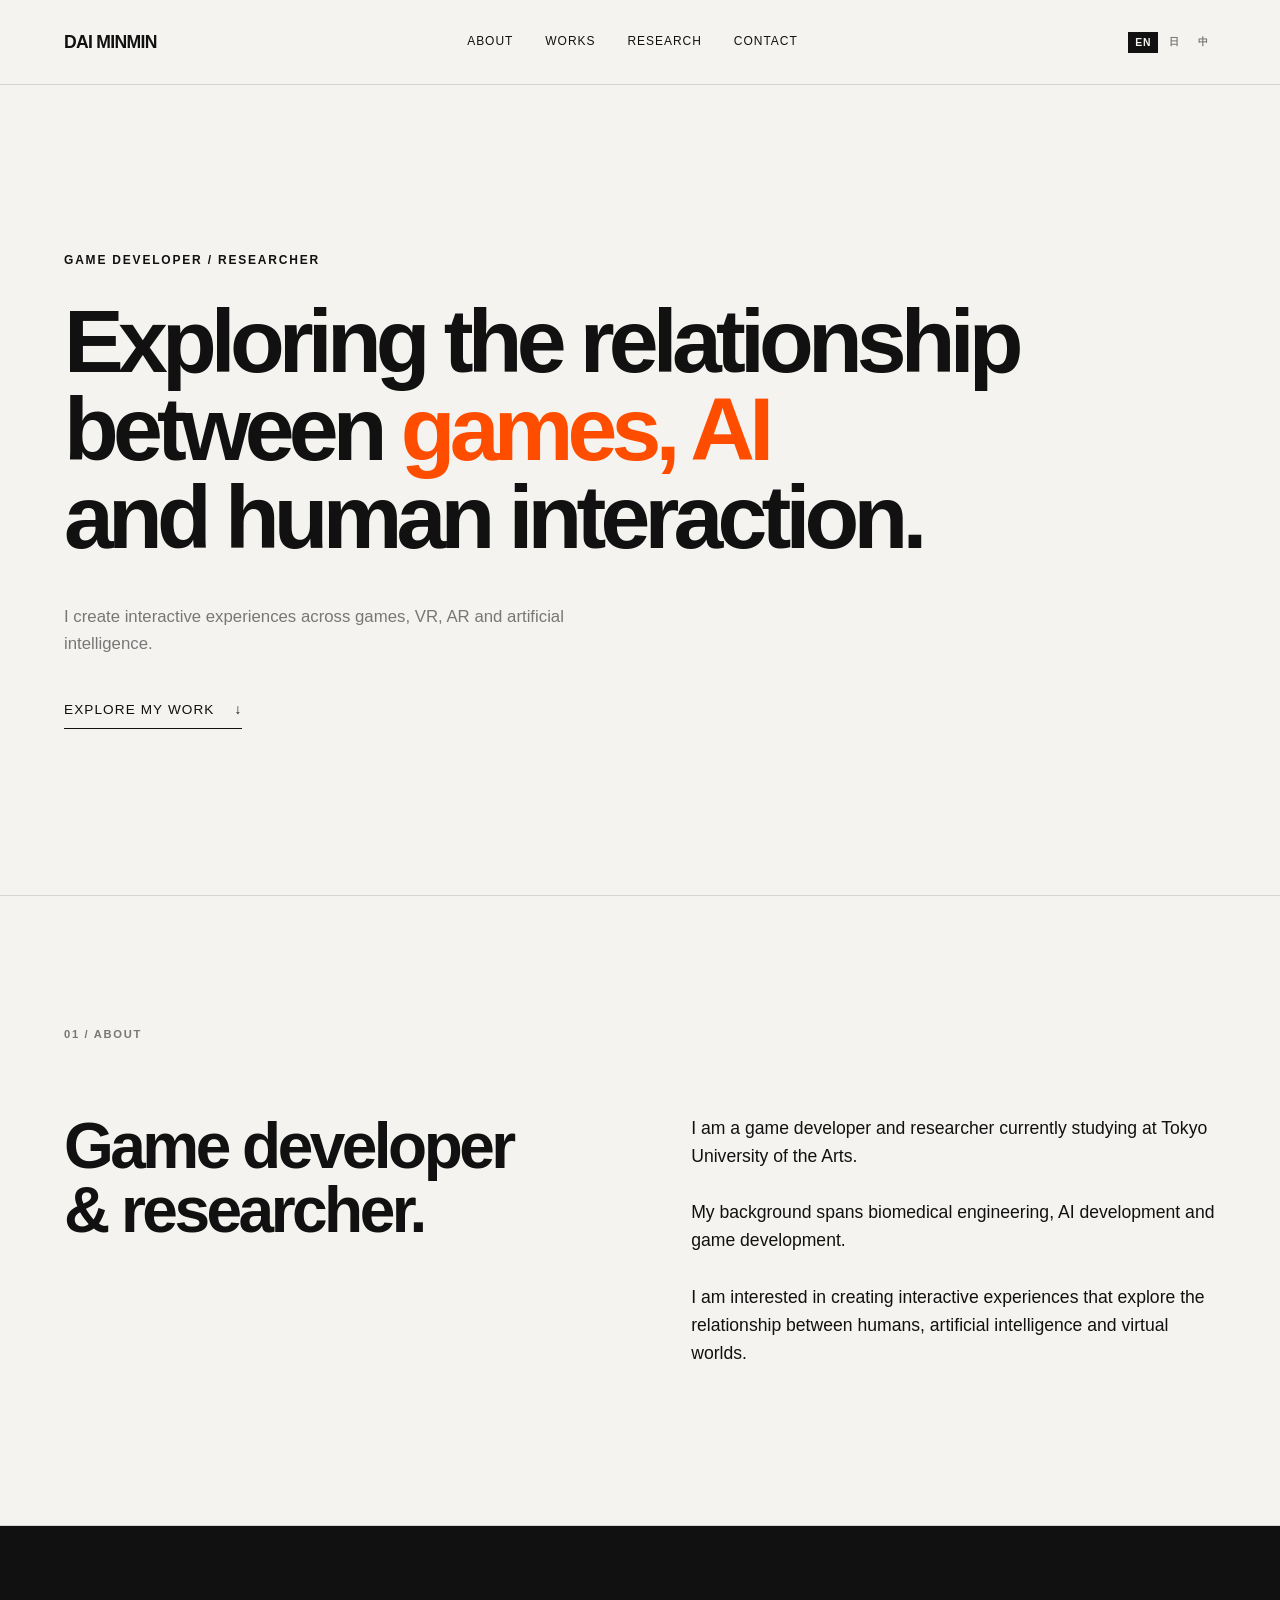
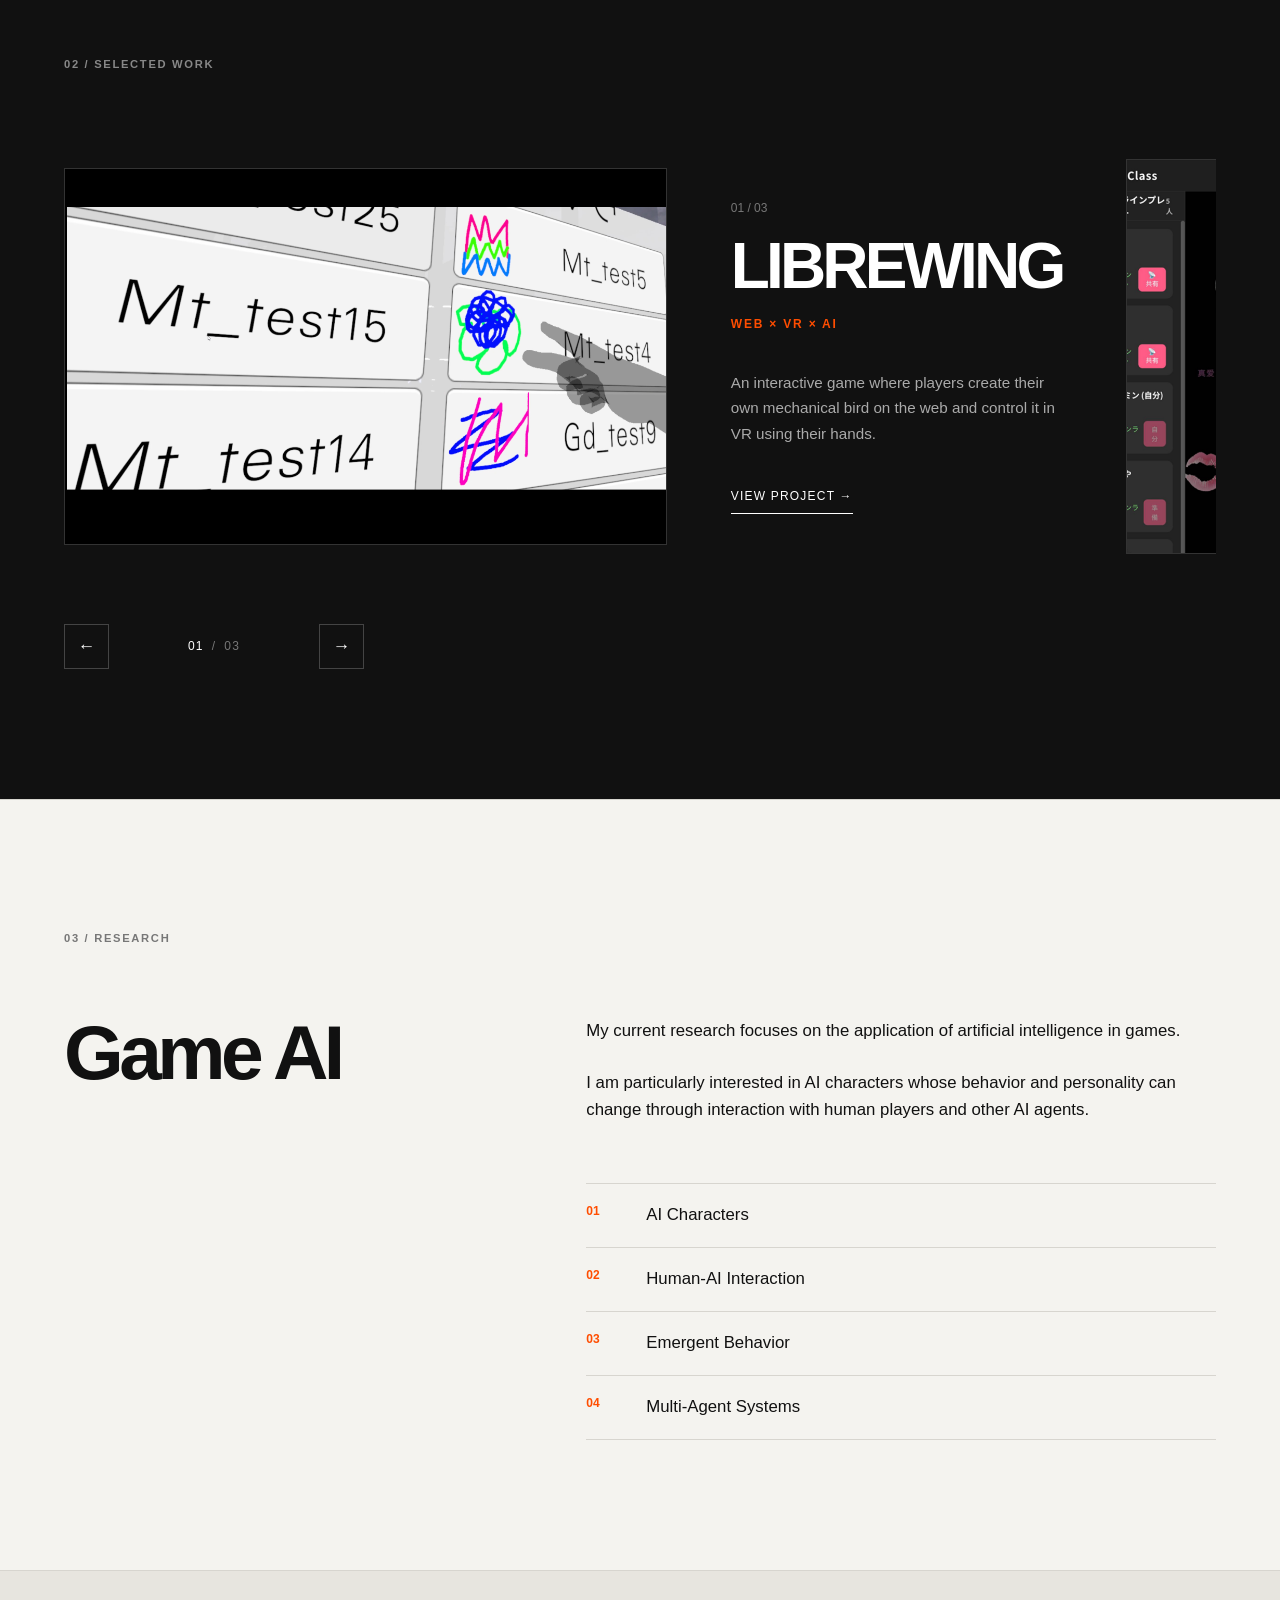
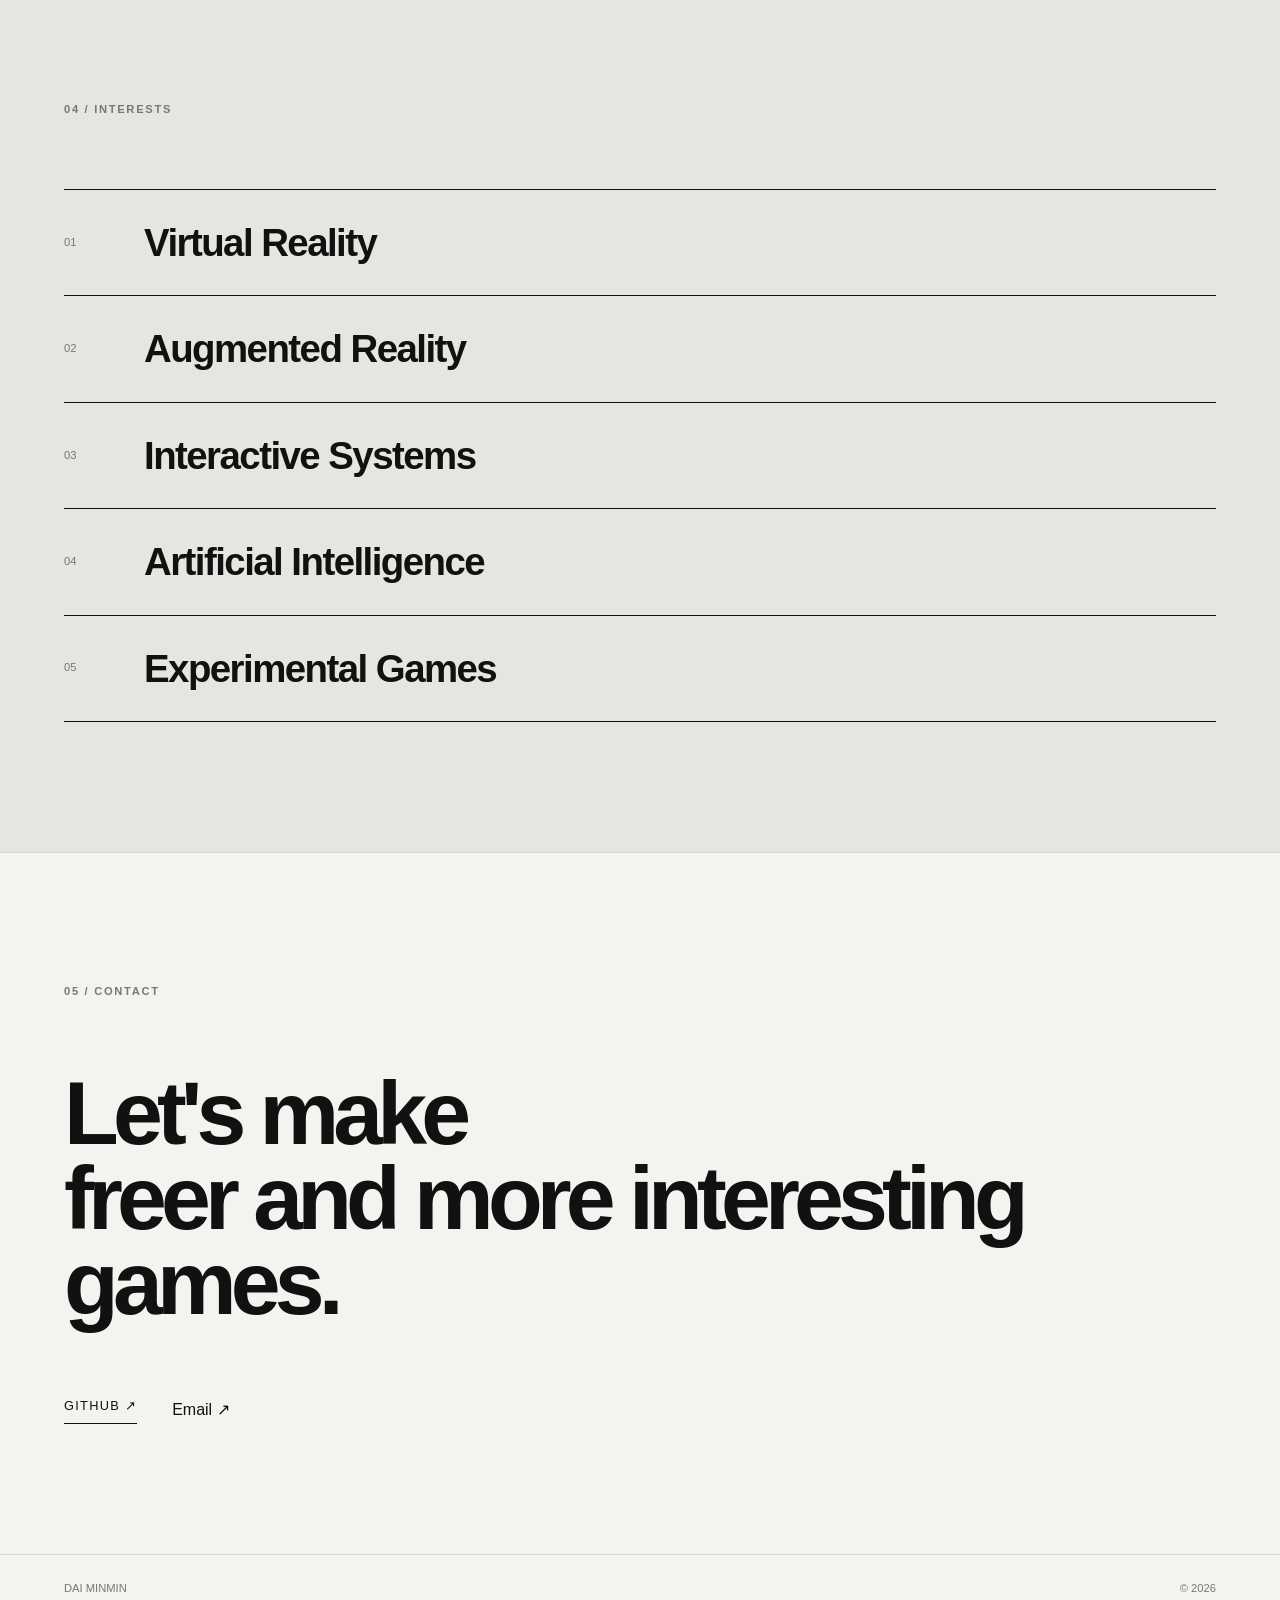
<file: index.html>
<!DOCTYPE html>
<html lang="en">

<head>

    <meta charset="UTF-8">

    <meta name="viewport"
          content="width=device-width, initial-scale=1.0">

    <title>DAI MINMIN — Game Developer / Researcher</title>

    <meta name="description"
          content="Portfolio of DAI MINMIN, a game developer and researcher exploring games, AI, VR and human interaction.">

    <link rel="stylesheet" href="style.css">

</head>


<body>

    <!-- =========================
         NAVIGATION
    ========================== -->

    <header class="navbar">

        <a href="#" class="nav-logo">
            DAI MINMIN
        </a>


        <nav class="nav-center">

            <a href="#about"
               data-i18n="nav_about">
                About
            </a>

            <a href="#work"
               data-i18n="nav_work">
                Works
            </a>

            <a href="#research"
               data-i18n="nav_research">
                Research
            </a>

            <a href="#contact"
               data-i18n="nav_contact">
                Contact
            </a>

        </nav>


        <!-- Language Switcher -->

        <div class="language-switcher">

            <button
                class="language-button active"
                data-lang="en">
                EN
            </button>

            <button
                class="language-button"
                data-lang="ja">
                日
            </button>

            <button
                class="language-button"
                data-lang="zh">
                中
            </button>

        </div>

    </header>



    <!-- =========================
         MAIN
    ========================== -->

    <main>


        <!-- =========================
             HERO
        ========================== -->

        <section class="hero">

            <div class="hero-content">

                <p class="eyebrow"
                   data-i18n="hero_eyebrow">

                    GAME DEVELOPER / RESEARCHER

                </p>


                <h1 data-i18n="hero_title">

                    Exploring the relationship<br>
                    between <span>games, AI</span><br>
                    and human interaction.

                </h1>


                <p class="hero-description"
                   data-i18n="hero_description">

                    I create interactive experiences across
                    games, VR, AR and artificial intelligence.

                </p>


                <a class="hero-button"
                   href="#work">

                    <span data-i18n="hero_button">
                        Explore my work
                    </span>

                    <span>↓</span>

                </a>

            </div>

        </section>



        <!-- =========================
             ABOUT
        ========================== -->

        <section id="about"
                 class="section">

            <div class="section-label"
                 data-i18n="about_label">

                01 / ABOUT

            </div>


            <div class="about-grid">


                <div>

                    <h2 data-i18n="about_title">

                        Game developer<br>
                        & researcher.

                    </h2>

                </div>


                <div class="about-text">

                    <p data-i18n="about_p1">

                        I am a game developer and researcher
                        currently studying at Tokyo University
                        of the Arts.

                    </p>


                    <p data-i18n="about_p2">

                        My background spans biomedical engineering,
                        AI development and game development.

                    </p>


                    <p data-i18n="about_p3">

                        I am interested in creating interactive
                        experiences that explore the relationship
                        between humans, artificial intelligence
                        and virtual worlds.

                    </p>

                </div>

            </div>

        </section>



        <!-- =========================
             FEATURED WORK
        ========================== -->

        <section id="work"
                 class="section work-section">


            <div class="section-label"
                 data-i18n="work_label">

                02 / SELECTED WORK

            </div>


            <div class="projects-track">

                <!-- =====================================
                     PROJECT 01 — LIBREWING
                ====================================== -->
            
                <article class="project-card">
            
                    <div class="project-image">
            
                        <img
                            src="images/librewing_1.jpg"
                            alt="LibreWing VR gameplay"
                            class="project-hero-image"
                        >
            
                    </div>
            
            
                    <div class="project-info">
            
                        <p class="project-number">
                            01 / 03
                        </p>
            
                        <h2 data-i18n="project1_title">
                            LIBREWING
                        </h2>
                        
                        <p class="project-type" data-i18n="project1_type">
                            WEB × VR × AI
                        </p>
                        
                        <p
                            class="project-description"
                            data-i18n="project1_description"
                        >
                            An interactive game where players create their own mechanical bird
                            on the web and control it in VR using their hands.
                        </p>
                        
                        <a
                            href="projects/librewing.html"
                            class="project-link"
                            data-i18n="project_view"
                        >
                            VIEW PROJECT →
                        </a>
            
                    </div>
            
                </article>
            
            
            
                <!-- =====================================
                     PROJECT 02 — KissClass
                ====================================== -->
            
                <article class="project-card">
            
                    <div class="project-image">
            
                        <img
                            src="images/KissClass_1.jpg"
                            alt="KissClass Matching Interaction"
                            class="project-hero-image"
                        >
            
                    </div>
            
            
                    <div class="project-info">
            
                        <p class="project-number">
                            02 / 03
                        </p>
            
                        <h2 data-i18n="project2_title">
                            KissClass
                        </h2>
                        
                        <p class="project-type" data-i18n="project2_type">
                            GAME × INTERACTION
                        </p>
                        
                        <p class="project-description" data-i18n="project2_description">
                            Kiss each other across the phone screen and feel each other's
                            burning emotions through invisible electromagnetic waves.
                        </p>
                        
                        <a
                            href="#"
                            class="project-link"
                            data-i18n="project_view"
                        >
                            VIEW PROJECT →
                        </a>
            
                    </div>
            
                </article>
            
            
            
                <!-- =====================================
                     PROJECT 03 — AR Oceanarium
                ====================================== -->
            
                <article class="project-card">
            
                    <div class="project-image">
            
                        <img
                            src="images/AROceanarium_1.jpg"
                            alt="AR Healing Game"
                            class="project-hero-image"
                        >
            
                    </div>
            
            
                    <div class="project-info">
            
                        <p class="project-number">
                            03 / 03
                        </p>
            
                        <h2 data-i18n="project3_title">
                            AR Oceanarium
                        </h2>
                        
                        <p class="project-type" data-i18n="project3_type">
                            AR INTERACTION
                        </p>
                        
                        <p class="project-description" data-i18n="project3_description">
                            The doctor's footsteps become a warm ocean current,
                            guiding the fish from the open sea to the hospital.
                            By using AR, expand the world within the patient's mind
                            and bring warmth to the relationship between patients and caregivers.
                        </p>
                        
                        <a
                            href="#"
                            class="project-link"
                            data-i18n="project_view"
                        >
                            VIEW PROJECT →
                        </a>
            
                    </div>
            
                </article>
            
            </div>
            
            
            <!-- PROJECT NAVIGATION -->
            
            <div class="projects-navigation">
            
                <button
                    class="project-nav-button"
                    id="projectsPrev"
                    aria-label="Previous project"
                >
                    ←
                </button>
            
            
                <div class="projects-counter">
                    <span id="projectCurrent">01</span>
                    <span>/</span>
                    <span id="projectTotal">03</span>
                </div>
            
            
                <button
                    class="project-nav-button"
                    id="projectsNext"
                    aria-label="Next project"
                >
                    →
                </button>
            
            </div>

        </section>



        <!-- =========================
             RESEARCH
        ========================== -->

        <section id="research"
                 class="section">


            <div class="section-label"
                 data-i18n="research_label">

                03 / RESEARCH

            </div>


            <div class="research-grid">


                <div class="research-title">

                    <h2>
                        Game AI
                    </h2>

                </div>


                <div class="research-content">


                    <p data-i18n="research_p1">

                        My current research focuses on the
                        application of artificial intelligence
                        in games.

                    </p>


                    <p data-i18n="research_p2">

                        I am particularly interested in AI
                        characters whose behavior and personality
                        can change through interaction with human
                        players and other AI agents.

                    </p>


                    <div class="research-topics">


                        <div>

                            <strong>01</strong>

                            <span data-i18n="research_topic1">
                                AI Characters
                            </span>

                        </div>


                        <div>

                            <strong>02</strong>

                            <span data-i18n="research_topic2">
                                Human-AI Interaction
                            </span>

                        </div>


                        <div>

                            <strong>03</strong>

                            <span data-i18n="research_topic3">
                                Emergent Behavior
                            </span>

                        </div>


                        <div>

                            <strong>04</strong>

                            <span data-i18n="research_topic4">
                                Multi-Agent Systems
                            </span>

                        </div>


                    </div>

                </div>

            </div>

        </section>



        <!-- =========================
             INTERESTS
        ========================== -->

        <section class="section interests-section">


            <div class="section-label"
                 data-i18n="interests_label">

                04 / INTERESTS

            </div>


            <div class="interest-list">


                <div>

                    <span>01</span>

                    <h3 data-i18n="interest1">
                        Virtual Reality
                    </h3>

                </div>


                <div>

                    <span>02</span>

                    <h3 data-i18n="interest2">
                        Augmented Reality
                    </h3>

                </div>


                <div>

                    <span>03</span>

                    <h3 data-i18n="interest3">
                        Interactive Systems
                    </h3>

                </div>


                <div>

                    <span>04</span>

                    <h3 data-i18n="interest4">
                        Artificial Intelligence
                    </h3>

                </div>


                <div>

                    <span>05</span>

                    <h3 data-i18n="interest5">
                        Experimental Games
                    </h3>

                </div>


            </div>

        </section>



        <!-- =========================
             CONTACT
        ========================== -->

        <section id="contact"
                 class="section contact-section">


            <div class="section-label"
                 data-i18n="contact_label">

                05 / CONTACT

            </div>


            <h2 data-i18n="contact_title">

                Let's make<br>
                something interesting.

            </h2>


            <div class="contact-links">


                <a href="https://github.com/UNuomo"
                   target="_blank">

                    GitHub ↗

                </a>

                <button
                    type="button"
                    class="email-button"
                    id="emailButton"
                >
                    Email ↗
                </button>


            </div>

        </section>


    </main>


    <div class="email-popup" id="emailPopup">

        <div class="email-popup-content">
    
            <button
                class="email-popup-close"
                id="emailPopupClose"
                aria-label="Close"
            >
                ×
            </button>
    
            <p class="email-popup-label">
                EMAIL
            </p>
    
            <p class="email-address" id="emailAddress">
                dmm_1996@yahoo.ne.jp
            </p>
    
            <button
                class="email-copy-button"
                id="emailCopyButton"
            >
                COPY EMAIL
            </button>
    
            <p
                class="email-copy-message"
                id="emailCopyMessage"
            >
            </p>
    
        </div>
    
    </div>



    <!-- =========================
         FOOTER
    ========================== -->

    <footer>

        <div>
            DAI MINMIN
        </div>

        <div>
            © 2026
        </div>

    </footer>



    <!-- LANGUAGE SCRIPT -->

    <script src="script.js"></script>

</body>

</html>
</file>
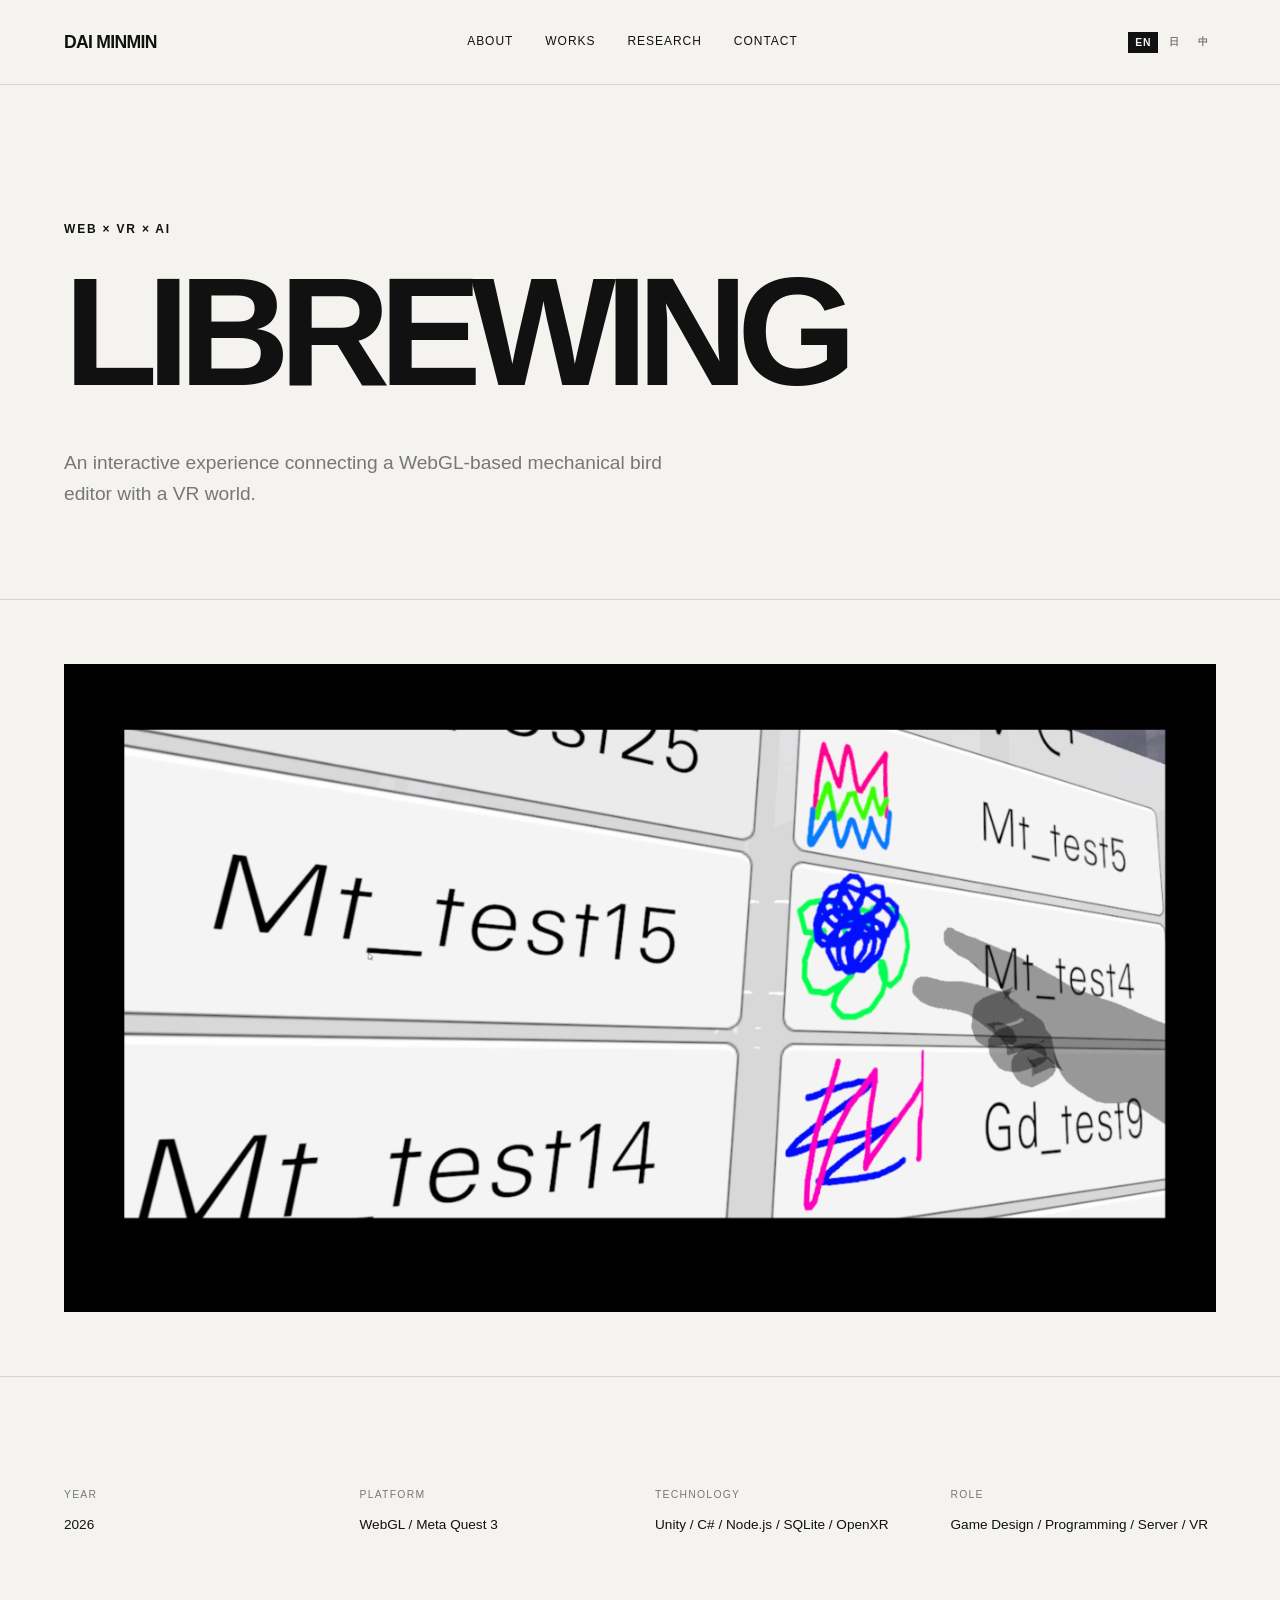
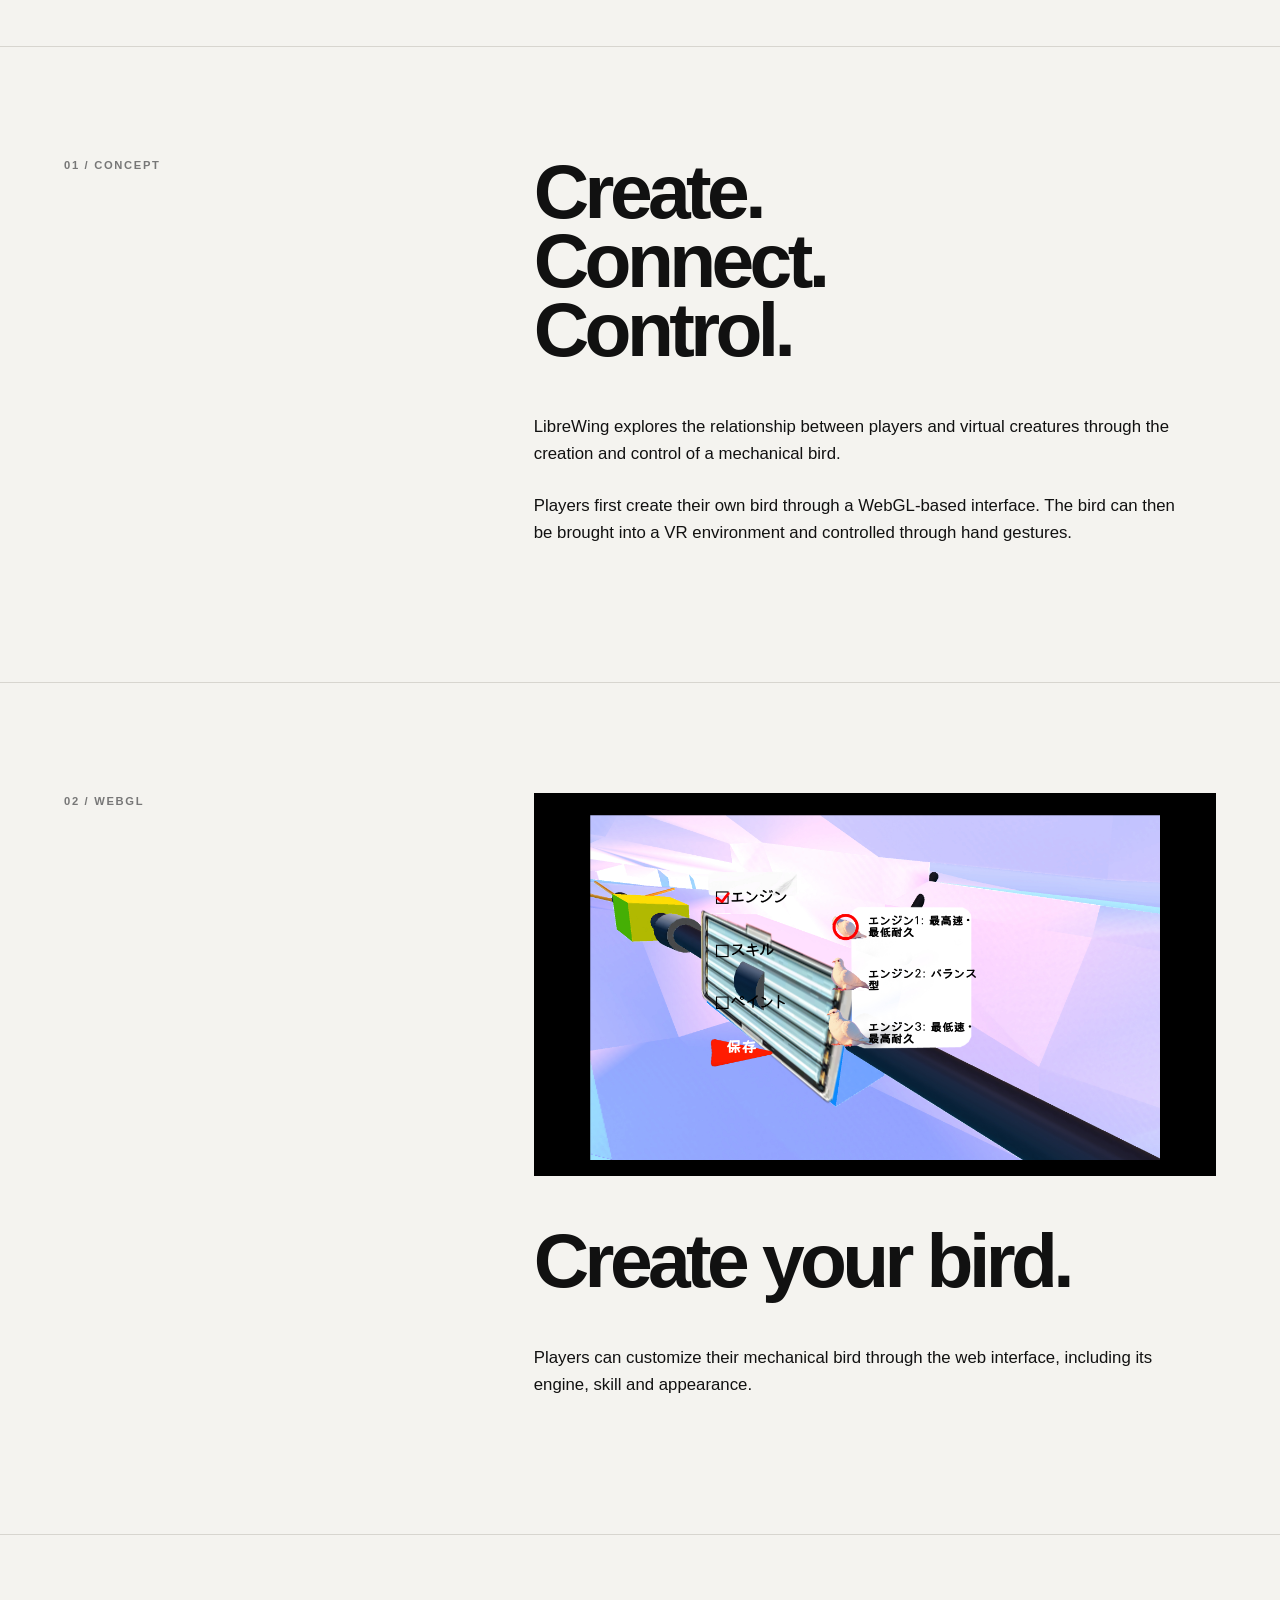
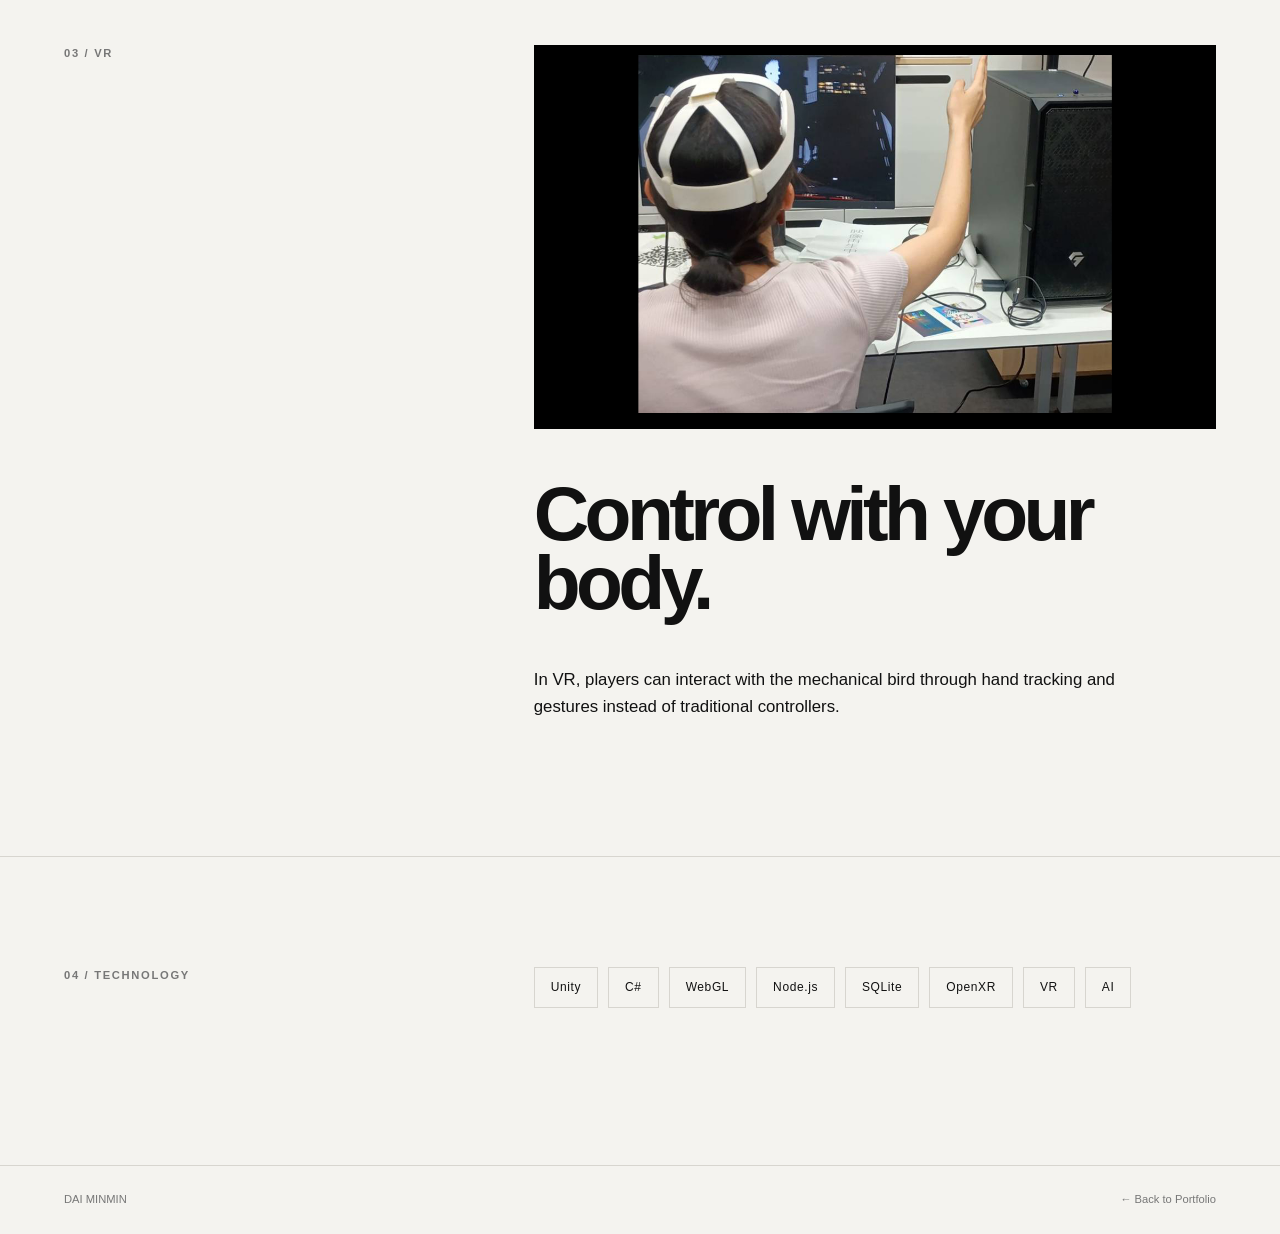
<file: projects/librewing.html>
<!DOCTYPE html>
<html lang="en">

<head>

    <meta charset="UTF-8">

    <meta name="viewport"
          content="width=device-width, initial-scale=1.0">

    <title>LibreWing — DAI MINMIN</title>

    <link rel="stylesheet"
          href="../style.css">

</head>


<body>


<header class="navbar">

    <a href="../index.html"
       class="nav-logo">

        DAI MINMIN

    </a>


    <nav class="nav-center">

        <a href="../index.html#about">
            About
        </a>

        <a href="../index.html#work">
            Works
        </a>

        <a href="../index.html#research">
            Research
        </a>

        <a href="../index.html#contact">
            Contact
        </a>

    </nav>


    <div class="language-switcher">

        <button class="language-button active">
            EN
        </button>

        <button class="language-button">
            日
        </button>

        <button class="language-button">
            中
        </button>

    </div>

</header>



<main>


    <!-- =========================
         PROJECT HERO
    ========================== -->

    <section class="project-detail-hero">

        <p class="eyebrow">
            WEB × VR × AI
        </p>


        <h1>
            LIBREWING
        </h1>


        <p class="project-detail-intro">

            An interactive experience connecting
            a WebGL-based mechanical bird editor
            with a VR world.

        </p>

    </section>



    <!-- =========================
         MAIN IMAGE
    ========================== -->

    <section class="project-detail-image">

        <img
            src="../images/librewing_1.jpg"
            alt="LibreWing VR gameplay"
        >

    </section>



    <!-- =========================
         PROJECT INFO
    ========================== -->

    <section class="project-detail-section">


        <div class="project-meta">

            <div>

                <span>YEAR</span>

                <strong>2026</strong>

            </div>


            <div>

                <span>PLATFORM</span>

                <strong>
                    WebGL / Meta Quest 3
                </strong>

            </div>


            <div>

                <span>TECHNOLOGY</span>

                <strong>
                    Unity / C# / Node.js / SQLite / OpenXR
                </strong>

            </div>


            <div>

                <span>ROLE</span>

                <strong>
                    Game Design / Programming / Server / VR
                </strong>

            </div>

        </div>


    </section>



    <!-- =========================
         CONCEPT
    ========================== -->

    <section class="project-detail-section">


        <div class="detail-grid">

            <div>

                <p class="section-label">
                    01 / CONCEPT
                </p>

            </div>


            <div>

                <h2>
                    Create.<br>
                    Connect.<br>
                    Control.
                </h2>


                <p class="detail-text">

                    LibreWing explores the relationship
                    between players and virtual creatures
                    through the creation and control of a
                    mechanical bird.

                </p>


                <p class="detail-text">

                    Players first create their own bird
                    through a WebGL-based interface.
                    The bird can then be brought into
                    a VR environment and controlled
                    through hand gestures.

                </p>

            </div>

        </div>

    </section>



    <!-- =========================
         WEBGL
    ========================== -->

    <section class="project-detail-section">


        <div class="detail-grid">


            <div>

                <p class="section-label">
                    02 / WEBGL
                </p>

            </div>


            <div>

                <img
                    src="../images/librewing_2.jpg"
                    alt="LibreWing WebGL editor"
                    class="detail-image"
                >


                <h2 class="detail-heading">
                    Create your bird.
                </h2>


                <p class="detail-text">

                    Players can customize their mechanical
                    bird through the web interface, including
                    its engine, skill and appearance.

                </p>

            </div>

        </div>

    </section>



    <!-- =========================
         VR
    ========================== -->

    <section class="project-detail-section">


        <div class="detail-grid">


            <div>

                <p class="section-label">
                    03 / VR
                </p>

            </div>


            <div>

                <img
                    src="../images/librewing_3.jpg"
                    alt="LibreWing VR interaction"
                    class="detail-image"
                >


                <h2 class="detail-heading">
                    Control with your body.
                </h2>


                <p class="detail-text">

                    In VR, players can interact with the
                    mechanical bird through hand tracking
                    and gestures instead of traditional
                    controllers.

                </p>

            </div>

        </div>

    </section>



    <!-- =========================
         TECHNOLOGY
    ========================== -->

    <section class="project-detail-section">


        <div class="detail-grid">


            <div>

                <p class="section-label">
                    04 / TECHNOLOGY
                </p>

            </div>


            <div>

                <div class="technology-list">

                    <span>Unity</span>

                    <span>C#</span>

                    <span>WebGL</span>

                    <span>Node.js</span>

                    <span>SQLite</span>

                    <span>OpenXR</span>

                    <span>VR</span>

                    <span>AI</span>

                </div>

            </div>

        </div>

    </section>


</main>



<footer>

    <div>
        DAI MINMIN
    </div>

    <a href="../index.html">
        ← Back to Portfolio
    </a>

</footer>


</body>

</html>
</file>
<file: style.css>
/* =========================================================
   GLOBAL
========================================================= */

:root {
    --background: #f4f3ef;
    --text: #111111;
    --muted: #777777;
    --line: #d7d5cf;
    --accent: #ff4d00;
    --white: #ffffff;
}

* {
    margin: 0;
    padding: 0;
    box-sizing: border-box;
}

html {
    scroll-behavior: smooth;
}

body {
    background: var(--background);
    color: var(--text);

    font-family:
        Arial,
        Helvetica,
        sans-serif;

    line-height: 1.6;
}

a {
    color: inherit;
    text-decoration: none;
}


/* =========================================================
   NAVIGATION
========================================================= */

.navbar {
    width: 100%;

    padding: 28px 5vw;

    display: grid;

   grid-template-columns: auto 1fr auto;

   align-items: center;

    border-bottom: 1px solid var(--line);
}

.nav-logo {
    font-size: 1.1rem;
    font-weight: 700;

    letter-spacing: -0.04em;

    white-space: nowrap;
}

.navbar nav {
    display: flex;

    justify-content: center;

    gap: 32px;
}

.navbar nav a {
    font-size: 0.75rem;
    text-transform: uppercase;

    letter-spacing: 0.08em;

    transition: opacity 0.2s ease;
}

.navbar nav a:hover {
    opacity: 0.45;
}

/* =========================================================
   LANGUAGE SWITCHER
========================================================= */

.language-switcher {
    display: flex;

    align-items: center;

    gap: 4px;

    margin-left: 20px;
}

.language-button {
    border: none;

    background: transparent;

    padding: 5px 7px;

    font-size: 0.65rem;

    font-weight: 700;

    letter-spacing: 0.08em;

    color: var(--muted);

    cursor: pointer;

    transition:
        color 0.2s ease,
        background 0.2s ease;
}

.language-button:hover {
    color: var(--text);
}

.language-button.active {
    color: var(--text);

    background: var(--text);

    color: var(--background);
}


/* =========================================================
   HERO
========================================================= */

.hero {
    min-height: 90vh;

    padding: 10vh 5vw;

    display: flex;
    align-items: center;
}

.hero-content {
    max-width: 1100px;
}

.eyebrow {
    margin-bottom: 28px;

    font-size: 0.75rem;

    letter-spacing: 0.15em;

    font-weight: 700;
}

.hero h1 {
    font-size: clamp(3rem, 7vw, 7.5rem);

    line-height: 0.98;

    letter-spacing: -0.065em;

    font-weight: 700;
}

.hero h1 span {
    color: var(--accent);
}

.hero-description {
    max-width: 520px;

    margin-top: 42px;

    font-size: 1.05rem;

    color: var(--muted);
}

.hero-button {
    display: inline-flex;

    gap: 20px;

    margin-top: 42px;

    padding-bottom: 7px;

    border-bottom: 1px solid var(--text);

    font-size: 0.85rem;

    text-transform: uppercase;

    letter-spacing: 0.08em;

    transition: gap 0.2s ease;
}

.hero-button:hover {
    gap: 30px;
}


/* =========================================================
   SECTIONS
========================================================= */

.section {
    padding: 130px 5vw;

    border-top: 1px solid var(--line);
}

.section-label {
    margin-bottom: 70px;

    font-size: 0.7rem;

    font-weight: 700;

    letter-spacing: 0.15em;

    color: var(--muted);
}


/* =========================================================
   ABOUT
========================================================= */

.about-grid {
    display: grid;

    grid-template-columns:
        minmax(250px, 1fr)
        minmax(300px, 1fr);

    gap: 8vw;
}

.about-grid h2 {
    font-size: clamp(2.5rem, 5vw, 5rem);

    line-height: 1;

    letter-spacing: -0.055em;
}

.about-text {
    max-width: 580px;

    font-size: 1.1rem;
}

.about-text p {
    margin-bottom: 28px;
}


/* =========================================================
   PROJECTS
========================================================= */

.work-section {

    background: #111111;

    color: #ffffff;

    overflow: hidden;
}


.work-section .section-label {

    color: #888888;
}


/* =========================================================
   PROJECT TRACK
========================================================= */

.projects-track {

    display: flex;

    gap: 5vw;

    overflow-x: auto;

    scroll-snap-type: x mandatory;

    scroll-behavior: smooth;

    scrollbar-width: none;

    padding-bottom: 20px;

    cursor: grab;
}


.projects-track::-webkit-scrollbar {

    display: none;
}


.projects-track:active {

    cursor: grabbing;
}


/* =========================================================
   PROJECT CARD
========================================================= */

.project-card {

    flex: 0 0 78vw;

    max-width: 1250px;

    display: grid;

    grid-template-columns:
        1.35fr
        0.65fr;

    gap: 5vw;

    align-items: center;

    scroll-snap-align: start;
}


/* =========================================================
   PROJECT IMAGE
========================================================= */

.project-hero-image {

    display: block;

    width: 100%;

    aspect-ratio: 16 / 10;

    object-fit: cover;

    border: 1px solid #333333;

    transition:
        transform 0.5s ease,
        filter 0.5s ease;
}


.project-hero-image:hover {

    transform: scale(1.015);

    filter: brightness(1.08);
}


/* =========================================================
   PROJECT INFO
========================================================= */

.project-number {

    color: #777777;

    font-size: 0.75rem;

    margin-bottom: 20px;
}


.project-info h2 {

    font-size: clamp(
        3rem,
        5vw,
        5.5rem
    );

    line-height: 0.9;

    letter-spacing: -0.06em;

    word-break: normal;
}


.project-type {

    margin-top: 20px;

    color: var(--accent);

    font-size: 0.75rem;

    letter-spacing: 0.15em;

    font-weight: 700;
}


.project-description {

    margin-top: 35px;

    max-width: 430px;

    color: #aaaaaa;

    font-size: 0.95rem;

    line-height: 1.7;
}


/* =========================================================
   TAGS
========================================================= */

.tags {

    display: flex;

    flex-wrap: wrap;

    gap: 8px;

    margin-top: 30px;
}


.tags span {

    border: 1px solid #444444;

    padding: 5px 10px;

    font-size: 0.7rem;

    color: #aaaaaa;
}


/* =========================================================
   PROJECT LINK
========================================================= */

.project-link {

    display: inline-block;

    margin-top: 40px;

    padding-bottom: 7px;

    border-bottom: 1px solid #ffffff;

    font-size: 0.75rem;

    letter-spacing: 0.1em;

    transition:
        opacity 0.2s ease,
        padding-left 0.2s ease;
}


.project-link:hover {

    opacity: 0.6;

    padding-left: 8px;
}


/* =========================================================
   PROJECT NAVIGATION
========================================================= */

.projects-navigation {

    display: flex;

    align-items: center;

    justify-content: space-between;

    max-width: 300px;

    margin-top: 35px;
}


.project-nav-button {

    width: 45px;

    height: 45px;

    border: 1px solid #444444;

    background: transparent;

    color: #ffffff;

    font-size: 1.1rem;

    cursor: pointer;

    transition:
        background 0.2s ease,
        color 0.2s ease;
}


.project-nav-button:hover {

    background: #ffffff;

    color: #111111;
}


.projects-counter {

    display: flex;

    gap: 8px;

    color: #777777;

    font-size: 0.75rem;

    letter-spacing: 0.1em;
}


#projectCurrent {

    color: #ffffff;
}

/* =========================================================
   RESEARCH
========================================================= */

.research-grid {
    display: grid;

    grid-template-columns:
        0.8fr
        1.2fr;

    gap: 8vw;
}

.research-title h2 {
    font-size: clamp(3rem, 6vw, 6rem);

    line-height: 0.9;

    letter-spacing: -0.06em;
}

.research-content {
    max-width: 650px;

    font-size: 1.05rem;
}

.research-content > p {
    margin-bottom: 25px;
}

.research-topics {
    margin-top: 60px;

    border-top: 1px solid var(--line);
}

.research-topics div {
    padding: 18px 0;

    border-bottom: 1px solid var(--line);

    display: flex;

    gap: 25px;
}

.research-topics strong {
    width: 35px;

    color: var(--accent);

    font-size: 0.75rem;
}


/* =========================================================
   INTERESTS
========================================================= */

.interests-section {
    background: #e7e5df;
}

.interest-list {
    border-top: 1px solid var(--text);
}

.interest-list div {
    display: grid;

    grid-template-columns: 80px 1fr;

    align-items: center;

    padding: 22px 0;

    border-bottom: 1px solid var(--text);

    transition:
        padding-left 0.25s ease,
        background 0.25s ease;
}

.interest-list div:hover {
    padding-left: 20px;
}

.interest-list span {
    font-size: 0.7rem;

    color: var(--muted);
}

.interest-list h3 {
    font-size: clamp(1.8rem, 3vw, 3rem);

    letter-spacing: -0.04em;
}


/* =========================================================
   CONTACT
========================================================= */

.contact-section {
    min-height: 70vh;

    display: flex;

    flex-direction: column;

    justify-content: space-between;
}

.contact-section h2 {
    font-size: clamp(3rem, 7vw, 7rem);

    line-height: 0.95;

    letter-spacing: -0.065em;
}

.contact-links {
    display: flex;

    gap: 35px;

    margin-top: 70px;
}

.contact-links a {
    padding-bottom: 6px;

    border-bottom: 1px solid var(--text);

    font-size: 0.8rem;

    text-transform: uppercase;

    letter-spacing: 0.1em;
}


/* =========================================================
   FOOTER
========================================================= */

footer {
    padding: 25px 5vw;

    border-top: 1px solid var(--line);

    display: flex;

    justify-content: space-between;

    font-size: 0.7rem;

    color: var(--muted);
}


/* =========================================================
   MOBILE
========================================================= */

@media (max-width: 800px) {

    .navbar {
        padding: 22px 6vw;
    }

    .navbar nav {
        gap: 15px;
    }

    .navbar nav a {
        font-size: 0.65rem;
    }

    .hero {
        min-height: 80vh;

        padding:
            8vh 6vw;
    }

    .hero h1 {
        font-size: clamp(2.8rem, 12vw, 5rem);
    }

    .section {
        padding:
            90px 6vw;
    }

    .about-grid,
    .research-grid {
        grid-template-columns: 1fr;

        gap: 50px;
    }

   .project-card {

    flex: 0 0 88vw;

    grid-template-columns: 1fr;

    gap: 35px;
}


.projects-track {

    gap: 8vw;

    scroll-snap-type: x mandatory;
}


.projects-navigation {

    max-width: 220px;
}

    .project-info {
        order: 2;
    }

    .contact-links {
        flex-direction: column;

        gap: 20px;
    }

    .interest-list div {
        grid-template-columns:
            50px 1fr;
    }

       .navbar {
        grid-template-columns: auto auto;
        row-gap: 18px;
    }

    .navbar nav {
        grid-column: 1 / -1;
        grid-row: 2;

        justify-content: flex-start;

        gap: 18px;
    }

    .language-switcher {
        justify-self: end;
    }

}


/* =========================================================
   PROJECT DETAIL PAGE
========================================================= */

.project-detail-hero {
    padding: 15vh 5vw 10vh;

    border-bottom: 1px solid var(--line);
}

.project-detail-hero h1 {
    margin-top: 20px;

    font-size: clamp(4rem, 12vw, 12rem);

    line-height: 0.85;

    letter-spacing: -0.07em;
}

.project-detail-intro {
    max-width: 650px;

    margin-top: 50px;

    font-size: 1.2rem;

    color: var(--muted);
}


.project-detail-image {
    padding: 5vw;
}

.project-detail-image img {
    width: 100%;

    display: block;
}


.project-detail-section {
    padding: 110px 5vw;

    border-top: 1px solid var(--line);
}


.project-meta {
    display: grid;

    grid-template-columns:
        repeat(4, 1fr);

    gap: 30px;
}

.project-meta div {
    display: flex;

    flex-direction: column;

    gap: 10px;
}

.project-meta span {
    font-size: 0.65rem;

    letter-spacing: 0.12em;

    color: var(--muted);
}

.project-meta strong {
    font-size: 0.85rem;

    font-weight: 500;
}


.detail-grid {
    display: grid;

    grid-template-columns:
        0.7fr
        1.3fr;

    gap: 8vw;
}

.detail-grid h2 {
    font-size: clamp(3rem, 6vw, 6rem);

    line-height: 0.9;

    letter-spacing: -0.06em;

    margin-bottom: 50px;
}

.detail-text {
    max-width: 650px;

    margin-bottom: 25px;

    font-size: 1.05rem;
}

.detail-image {
    width: 100%;

    display: block;

    margin-bottom: 50px;
}

.detail-heading {
    font-size: clamp(2rem, 4vw, 4rem);

    line-height: 1;

    letter-spacing: -0.05em;

    margin-bottom: 30px;
}


.technology-list {
    display: flex;

    flex-wrap: wrap;

    gap: 10px;
}

.technology-list span {
    padding: 10px 16px;

    border: 1px solid var(--line);

    font-size: 0.75rem;

    letter-spacing: 0.05em;
}


@media (max-width: 800px) {

    .project-detail-hero {
        padding:
            12vh 6vw
            8vh;
    }

    .project-detail-hero h1 {
        font-size: 22vw;
    }

    .project-detail-section {
        padding:
            80px 6vw;
    }

    .project-meta {
        grid-template-columns:
            1fr 1fr;
    }

    .detail-grid {
        grid-template-columns: 1fr;

        gap: 50px;
    }

}


.project-link {
    display: inline-block;

    margin-top: 40px;

    padding-bottom: 7px;

    border-bottom: 1px solid #ffffff;

    font-size: 0.75rem;

    letter-spacing: 0.1em;

    transition:
        opacity 0.2s ease,
        padding-left 0.2s ease;
}

.project-link:hover {
    opacity: 0.6;

    padding-left: 8px;
}


/* =========================================================
   EMAIL POPUP
========================================================= */

.email-button {
    border: none;
    background: none;
    color: inherit;
    font: inherit;
    cursor: pointer;
    padding: 0;
}

.email-popup {
    position: fixed;
    inset: 0;
    display: flex;
    align-items: center;
    justify-content: center;

    background: rgba(0, 0, 0, 0.55);

    opacity: 0;
    visibility: hidden;
    pointer-events: none;

    transition:
        opacity 0.25s ease,
        visibility 0.25s ease;

    z-index: 9999;
}

.email-popup.active {
    opacity: 1;
    visibility: visible;
    pointer-events: auto;
}

.email-popup-content {
    position: relative;

    width: min(420px, 85vw);

    padding: 45px;

    background: #f4f3ef;
    color: #111111;

    text-align: center;
}

.email-popup-label {
    margin-bottom: 20px;

    font-size: 0.7rem;
    letter-spacing: 0.15em;
    color: #777777;
}

.email-address {
    margin-bottom: 25px;

    font-size: 1rem;
    word-break: break-all;
}

.email-copy-button {
    padding: 10px 18px;

    border: 1px solid #111111;
    background: transparent;
    color: #111111;

    font-size: 0.7rem;
    letter-spacing: 0.1em;

    cursor: pointer;

    transition:
        background 0.2s ease,
        color 0.2s ease;
}

.email-copy-button:hover {
    background: #111111;
    color: #ffffff;
}

.email-popup-close {
    position: absolute;
    top: 15px;
    right: 18px;

    border: none;
    background: none;

    font-size: 1.5rem;
    color: #111111;

    cursor: pointer;
}

.email-copy-message {
    margin-top: 15px;

    font-size: 0.7rem;
    color: #777777;
}
</file>
